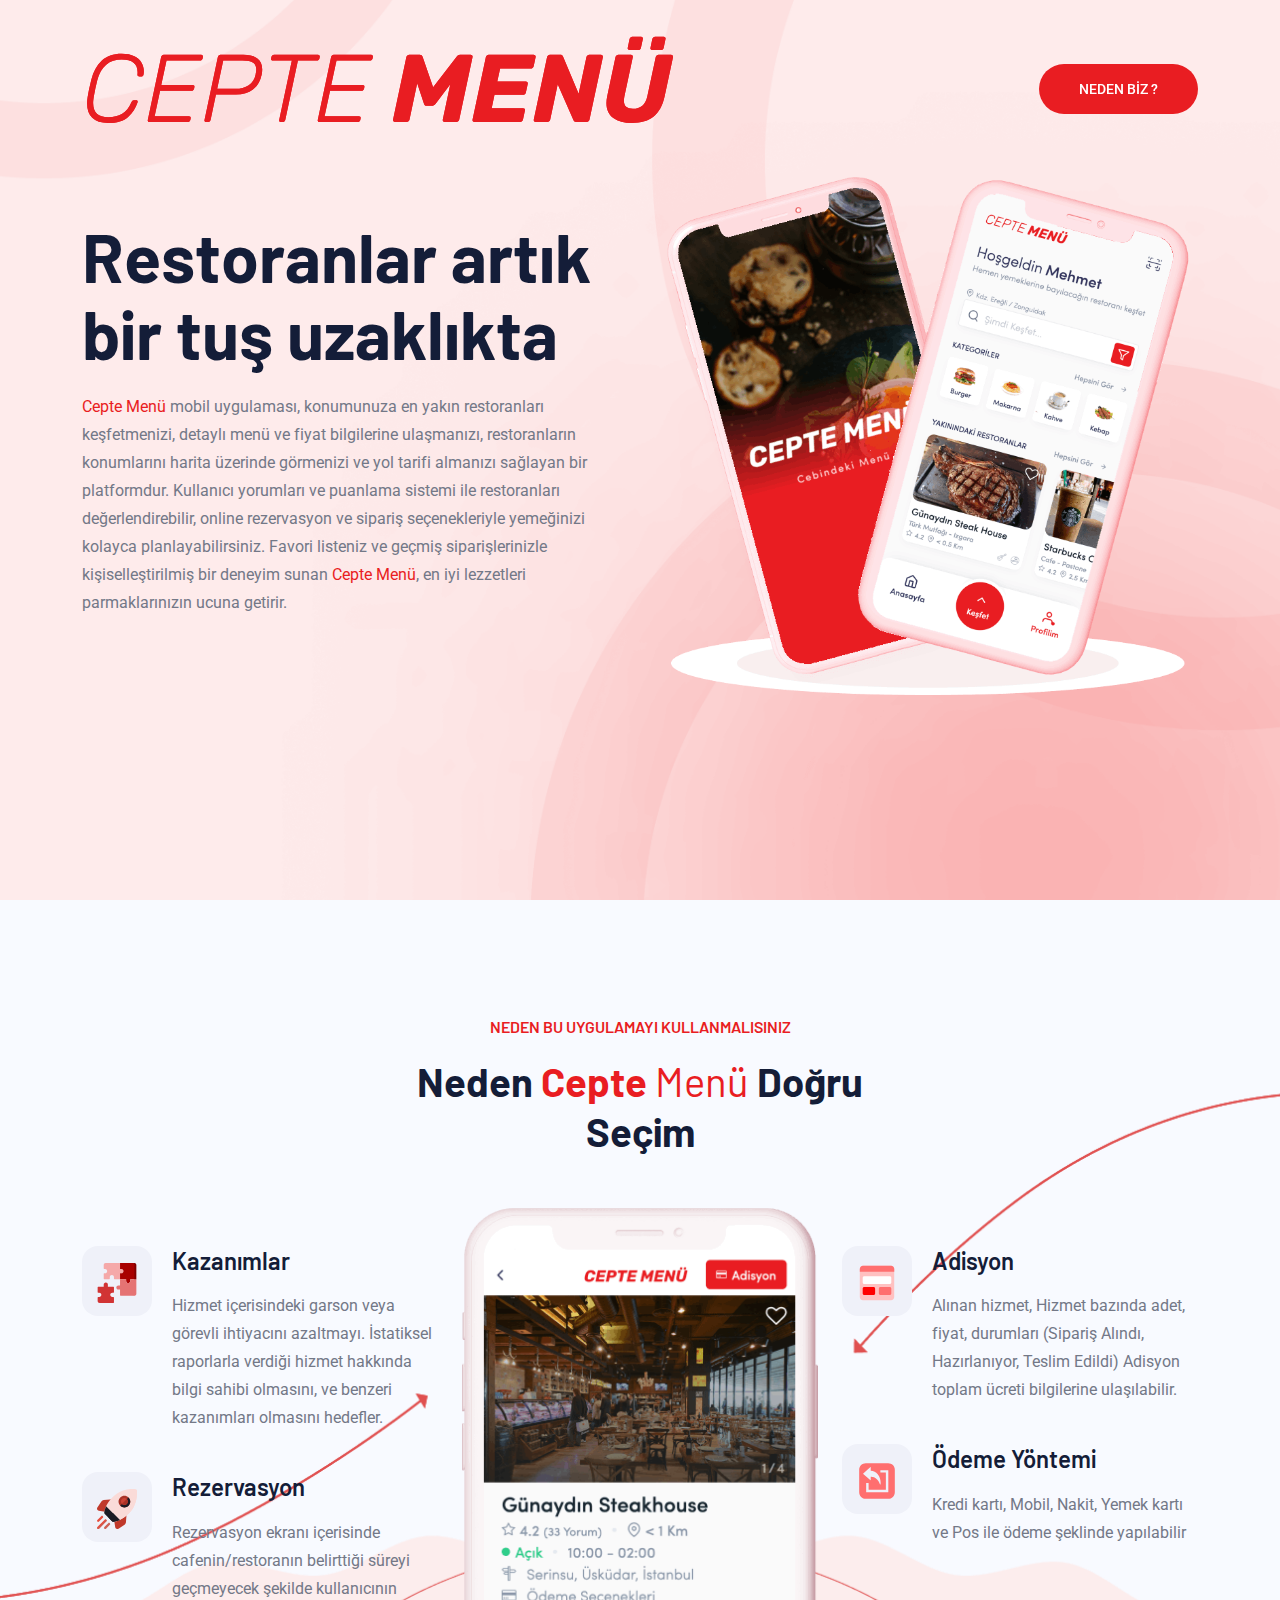
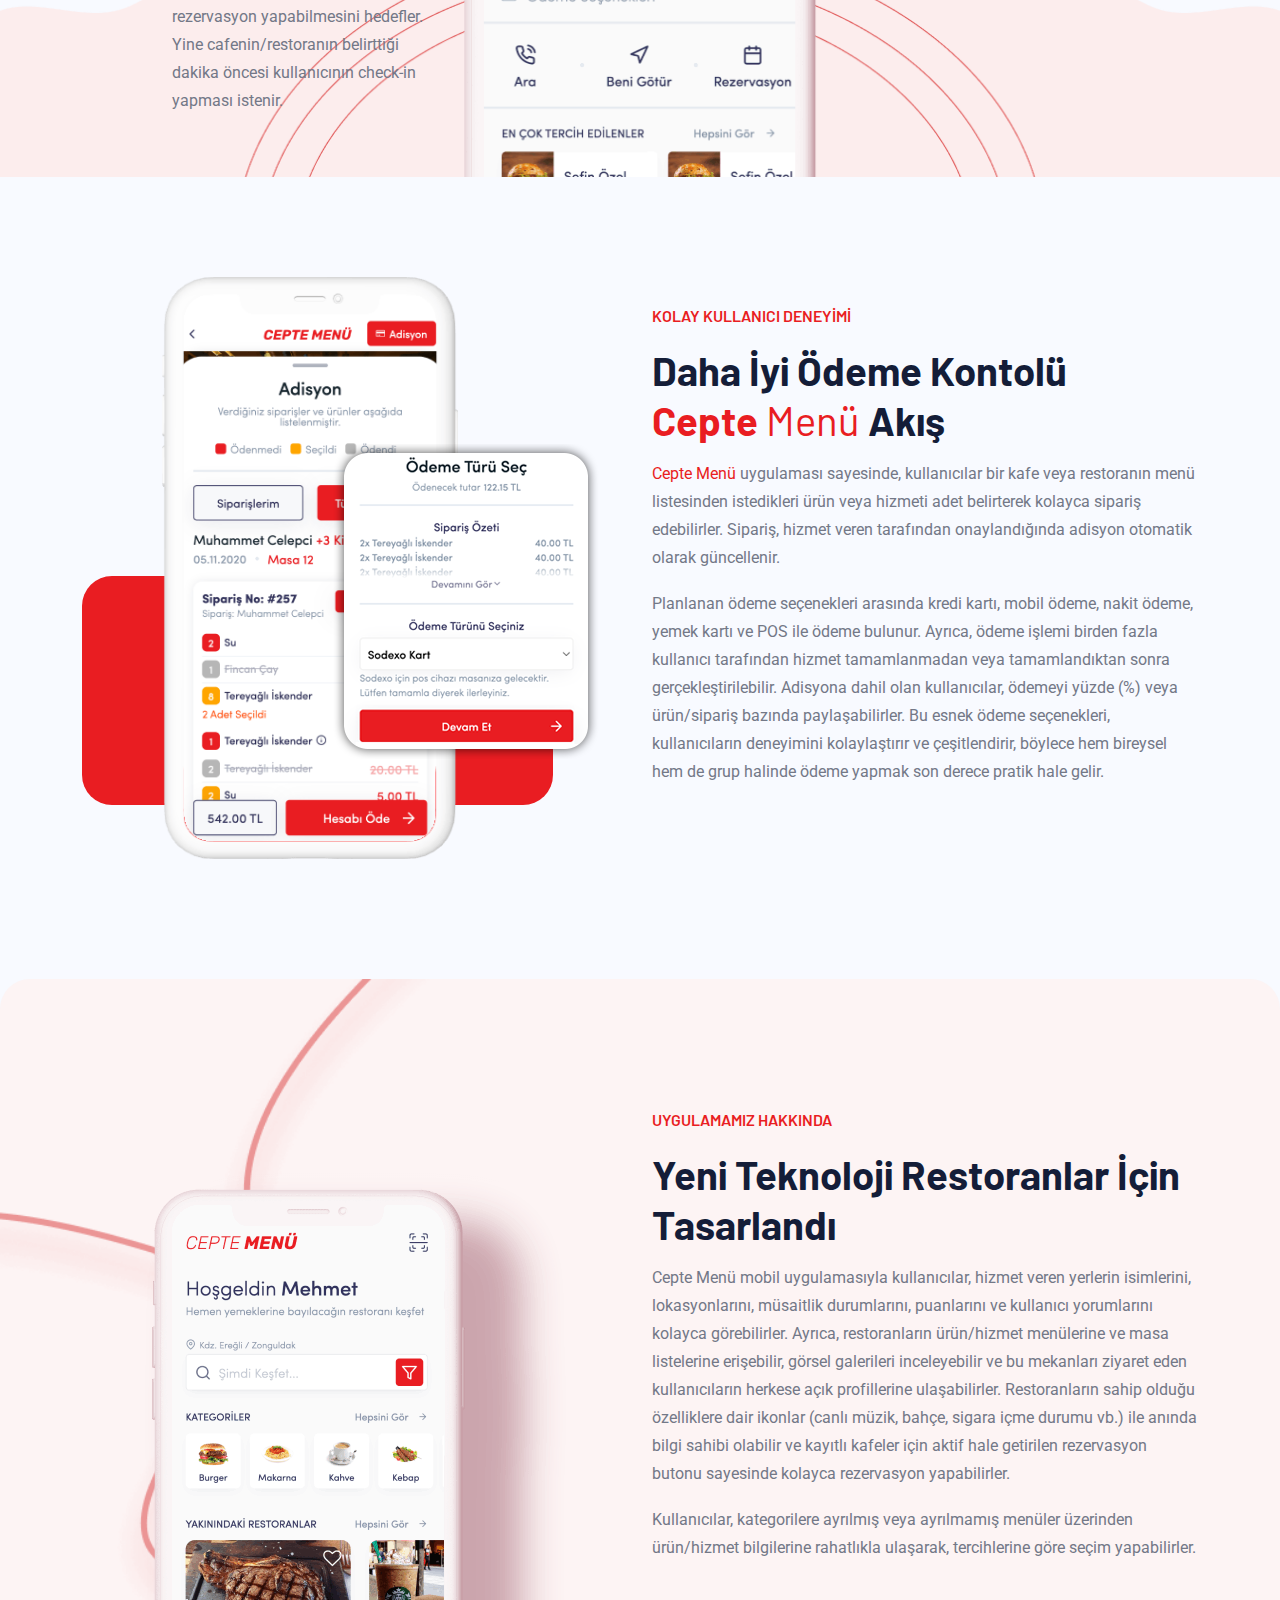
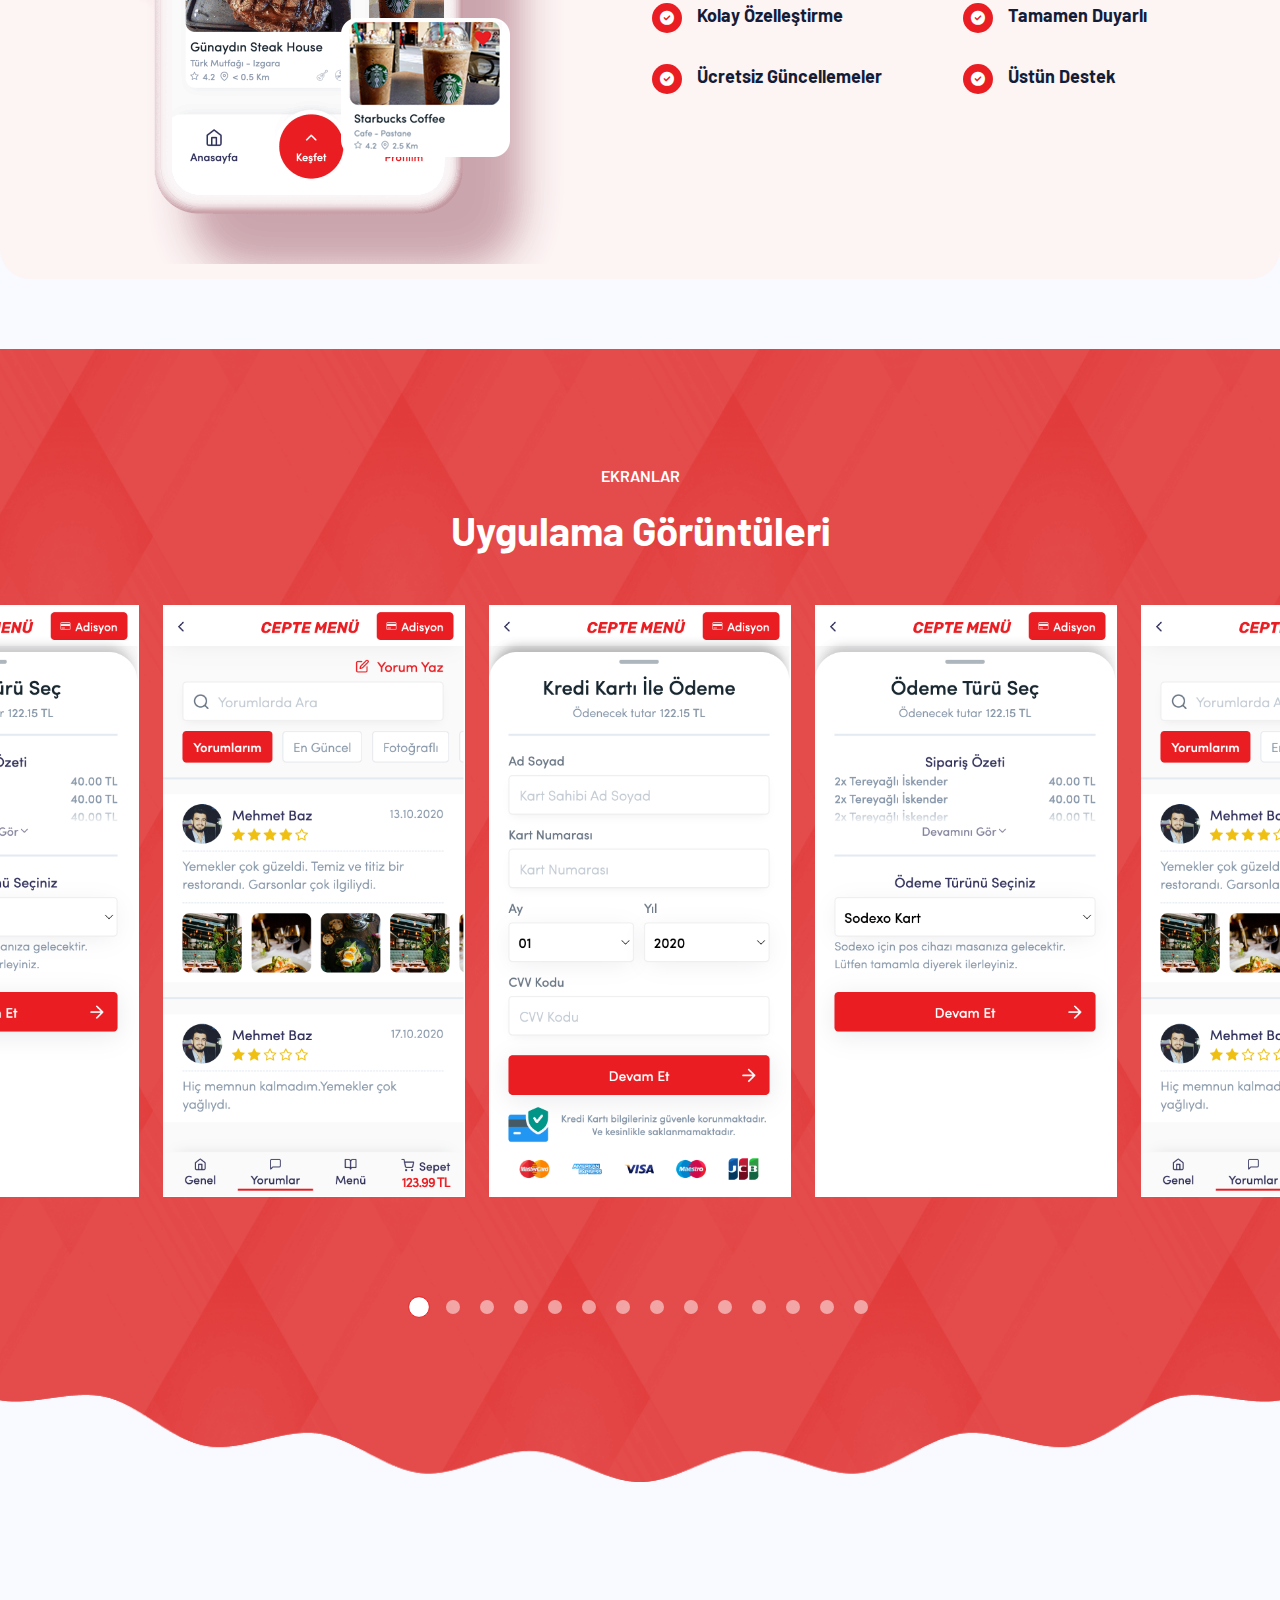
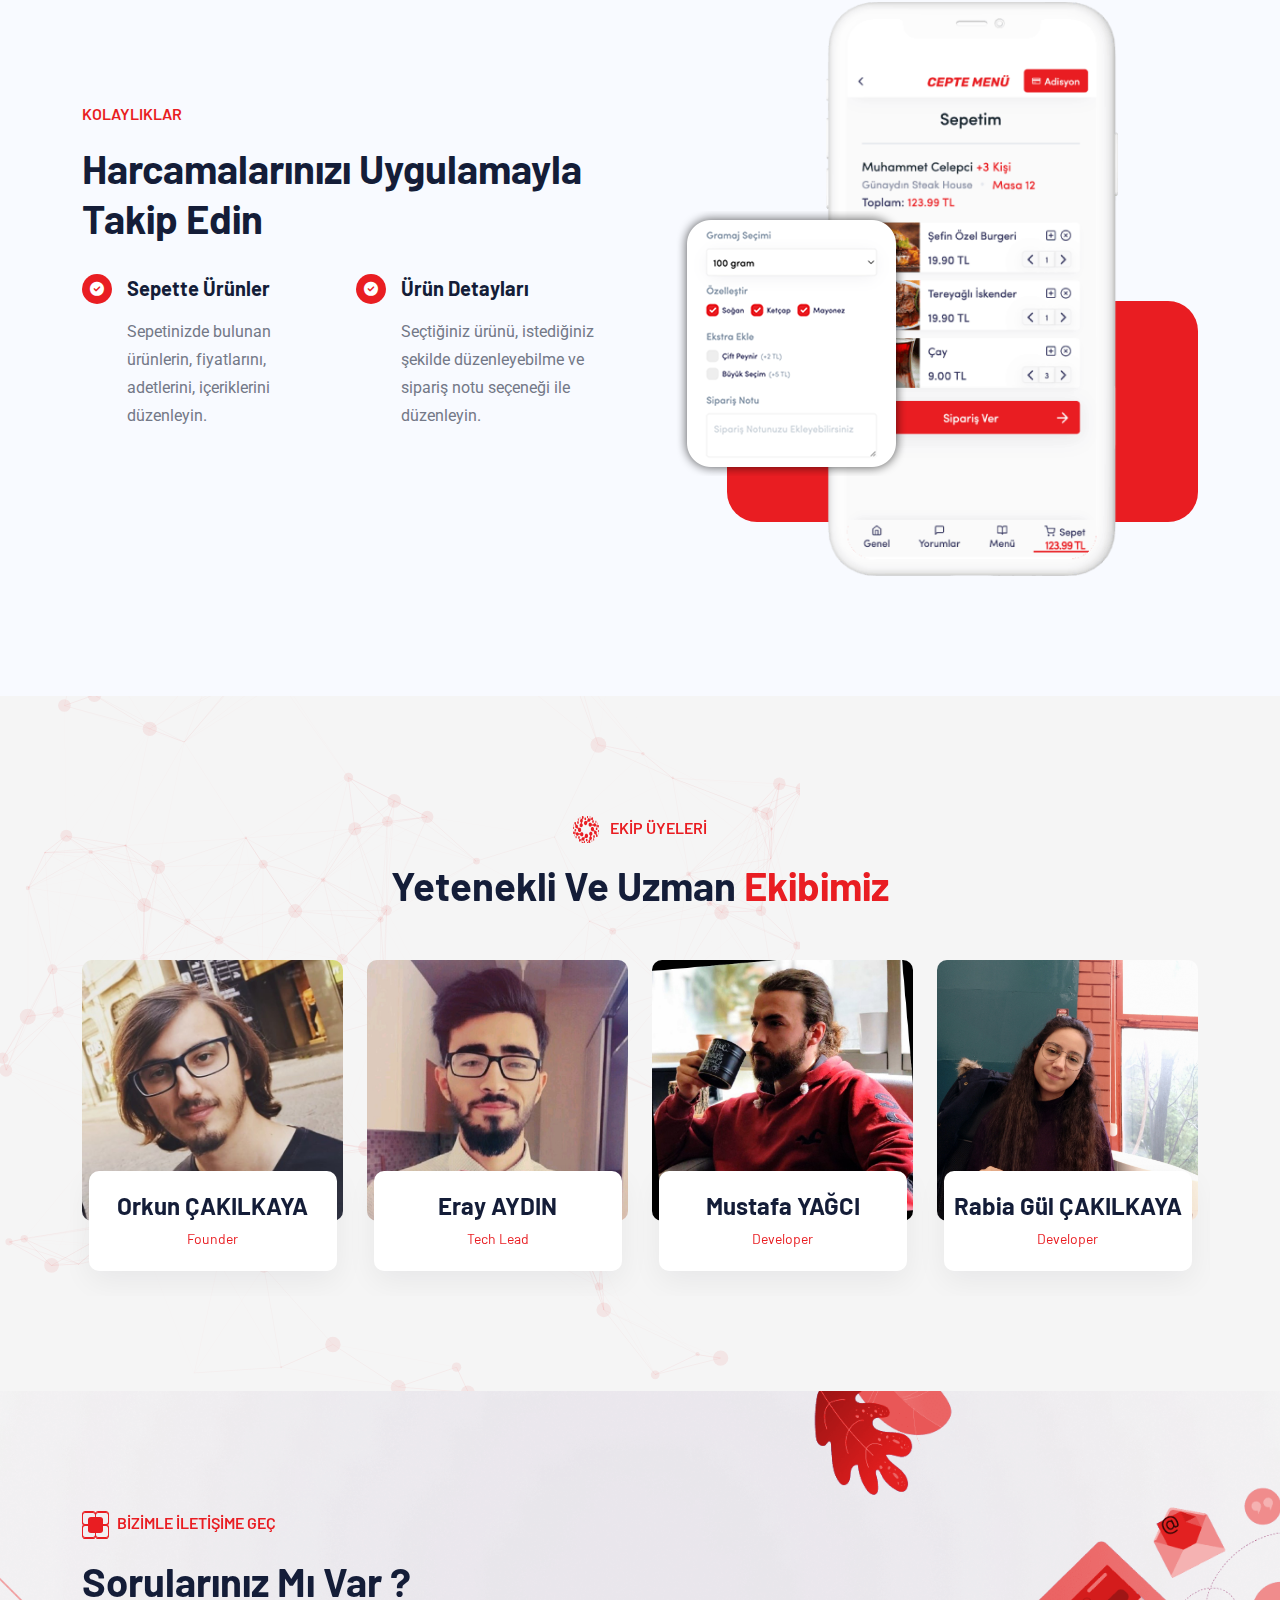
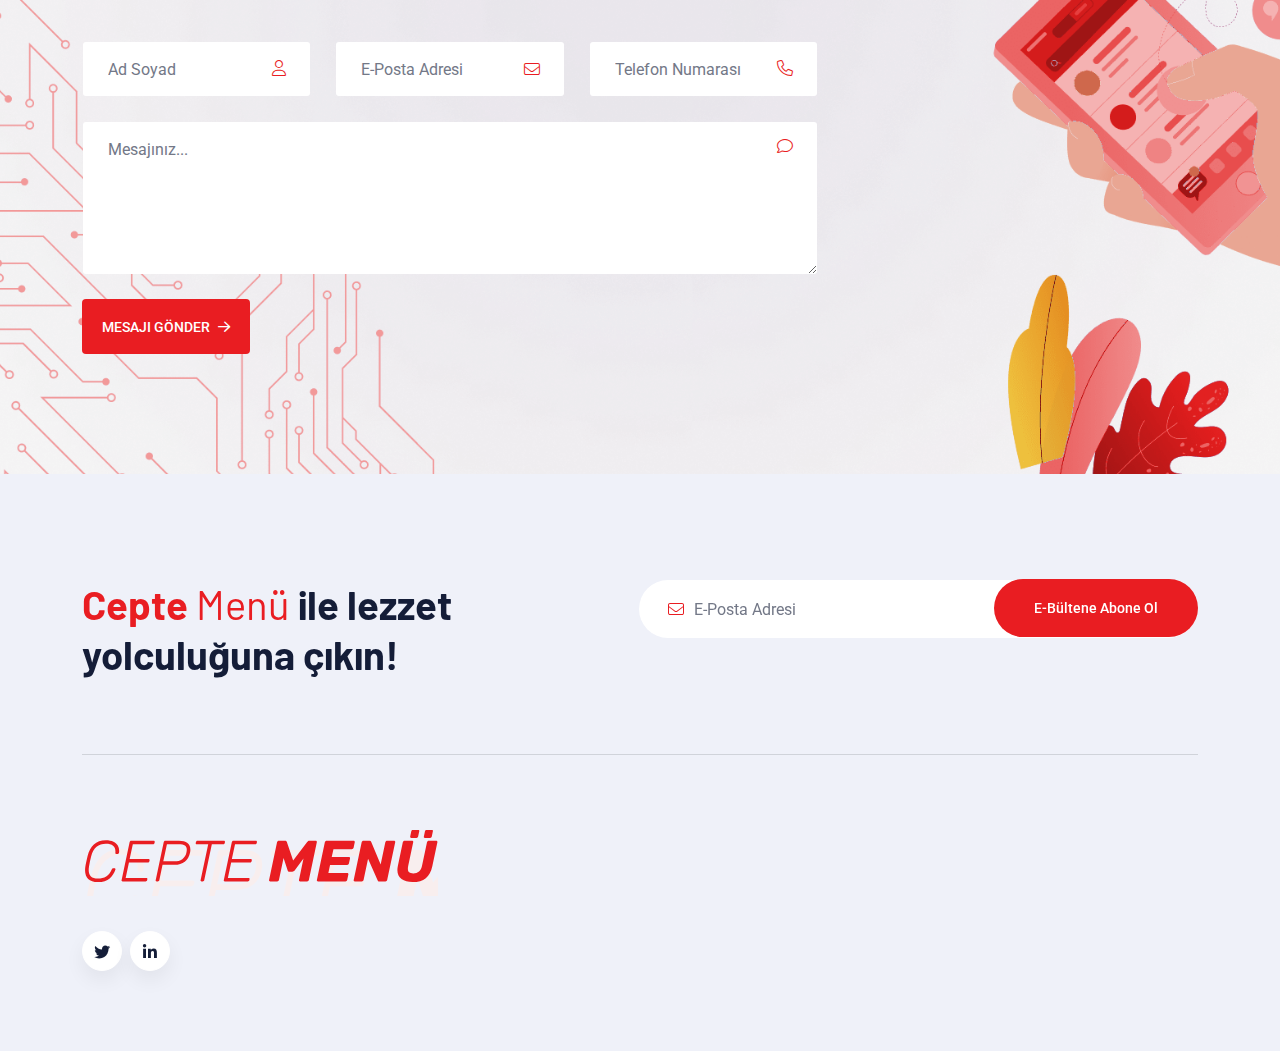
<file: index.html>
<!doctype html>
<html class="no-js" lang="tr">
<head>
    <meta charset="utf-8">
    <meta http-equiv="x-ua-compatible" content="ie=edge">
    <title>Cepte Menü - Restoranlar artık bir tuş uzaklıkta</title>
    <meta name="description" content="Cepte Menü mobil uygulaması, konumunuza en yakın restoranları keşfetmenizi, detaylı menü ve fiyat bilgilerine ulaşmanızı, restoranların konumlarını harita üzerinde görmenizi ve yol tarifi almanızı sağlayan bir platformdur.">
    <meta name="keywords" content="cepte menü, cepte menu, cepte, menu, restorant, restoran, cafe, kafe">
    <meta name="robots" content="INDEX,FOLLOW">

    <meta name="viewport" content="width=device-width, initial-scale=1, shrink-to-fit=no">

    <link rel="apple-touch-icon" sizes="57x57" href="assets/img/favicons/apple-icon-57x57.png">
    <link rel="apple-touch-icon" sizes="60x60" href="assets/img/favicons/apple-icon-60x60.png">
    <link rel="apple-touch-icon" sizes="72x72" href="assets/img/favicons/apple-icon-72x72.png">
    <link rel="apple-touch-icon" sizes="76x76" href="assets/img/favicons/apple-icon-76x76.png">
    <link rel="apple-touch-icon" sizes="114x114" href="assets/img/favicons/apple-icon-114x114.png">
    <link rel="apple-touch-icon" sizes="120x120" href="assets/img/favicons/apple-icon-120x120.png">
    <link rel="apple-touch-icon" sizes="144x144" href="assets/img/favicons/apple-icon-144x144.png">
    <link rel="apple-touch-icon" sizes="152x152" href="assets/img/favicons/apple-icon-152x152.png">
    <link rel="apple-touch-icon" sizes="180x180" href="assets/img/favicons/apple-icon-180x180.png">
    <link rel="icon" type="image/png" sizes="192x192" href="assets/img/favicons/android-icon-192x192.png">
    <link rel="icon" type="image/png" sizes="32x32" href="assets/img/favicons/favicon-32x32.png">
    <link rel="icon" type="image/png" sizes="96x96" href="assets/img/favicons/favicon-96x96.png">
    <link rel="icon" type="image/png" sizes="16x16" href="assets/img/favicons/favicon-16x16.png">
    <link rel="manifest" href="assets/img/favicons/manifest.json">
    <meta name="msapplication-TileColor" content="#ffffff">
    <meta name="msapplication-TileImage" content="assets/img/favicons/ms-icon-144x144.png">
    <meta name="theme-color" content="#ffffff">

    <link rel="preconnect" href="https://fonts.googleapis.com">
    <link rel="preconnect" href="https://fonts.gstatic.com" crossorigin>
    <link href="https://fonts.googleapis.com/css2?family=Barlow:ital,wght@0,300;0,400;0,500;0,600;0,700;0,800;0,900;1,700&family=Roboto:wght@300;400;500;700;900&display=swap" rel="stylesheet">

    <!-- Bootstrap -->
    <link rel="stylesheet" href="assets/css/bootstrap.min.css">
    <!-- Fontawesome Icon -->
    <link rel="stylesheet" href="assets/css/fontawesome.min.css">
    <!-- Magnific Popup -->
    <link rel="stylesheet" href="assets/css/magnific-popup.min.css">
    <!-- Swiper Slider -->
    <link rel="stylesheet" href="assets/css/swiper-bundle.min.css">
    <!-- Theme Custom CSS -->
    <link rel="stylesheet" href="assets/css/style.css">
</head>

<body class="theme-blue">
    <!--[if lte IE 9]>
    <p class="browserupgrade"><strong>Eski</strong> bir tarayıcı kullanıyorsunuz. Güvenliğinizi ve deneyiminizi arttırmak için lütfen <a href="https://browsehappy.com/">tarayıcınızı yükseltin</a>.</p>
    <![endif]-->

<!--==============================
	Header Area
==============================-->
    <header class="th-header header-layout6 onepage-nav">
        <div class="sticky-wrapper">
            <!-- Main Menu Area -->
            <div class="menu-area">
                <div class="container th-container4">
                    <div class="row align-items-center justify-content-between">
                        <div class="col-auto">
                            <div class="header-logo">
                                <a class="icon-masking" href="index.html">
                                    <span data-mask-src="assets/img/logo.svg" class="mask-icon"></span>
                                    <img src="assets/img/logo.svg" alt="Cepte Menu">
                                </a>
                            </div>
                        </div>
                        <div class="col-auto d-xl-block d-none">
                            <div class="header-button">
                                <a href="#features" class="th-btn style-radius scroll-down">NEDEN BİZ ?</a>
                            </div>
                        </div>
                    </div>
                </div>
            </div>
        </div>
    </header>
    <!--==============================
    Hero Area
    ==============================-->
    <div class="th-hero-wrapper hero-8" id="hero">
        <div class="hero-inner">
            <div class="th-hero-bg" data-bg-src="assets/img/hero/hero_bg_8_1_red.png">
            </div>
            <div class="container th-container4">
                <div class="row justify-content-center align-items-center">
                    <div class="col-xxl-5 col-xl-6">
                        <div class="hero-style8">
                            <h1 class="hero-title">Restoranlar artık bir tuş uzaklıkta  </h1>
                            <p class="hero-text"><span class="text-theme">Cepte <span class="fw-normal">Menü</span></span> mobil uygulaması, konumunuza en yakın restoranları keşfetmenizi, detaylı menü ve fiyat bilgilerine ulaşmanızı, restoranların konumlarını harita üzerinde görmenizi ve yol tarifi almanızı sağlayan bir platformdur. Kullanıcı yorumları ve puanlama sistemi ile restoranları değerlendirebilir, online rezervasyon ve sipariş seçenekleriyle yemeğinizi kolayca planlayabilirsiniz. Favori listeniz ve geçmiş siparişlerinizle kişiselleştirilmiş bir deneyim sunan <span class="text-theme">Cepte <span class="fw-normal">Menü</span></span>, en iyi lezzetleri parmaklarınızın ucuna getirir.</p>
                        </div>
                    </div>
                    <div class="col-xxl-7 col-xl-6">
                        <div class="th-hero-thumb">
                            <img src="assets/img/hero/hero_img_8_1_red.png" alt="cepte menu uygulaması örnek ekranları">
                        </div>
                    </div>
                </div>
            </div>
        </div>
    </div>
    <!--======== / Hero Section ========-->
    <!--==============================
    Feature Area
    ==============================-->
    <div class="space-top" id="features">
        <div class="why-sec-4" data-bg-src="assets/img/bg/why_bg_8_red.png">
            <div class="container th-container4">
                <div class="row justify-content-center">
                    <div class="col-xl-5">
                        <div class="title-area text-center">
                            <span class="sub-title">NEDEN BU UYGULAMAYI KULLANMALISINIZ</span>
                            <h2 class="sec-title">Neden <span class="text-theme">Cepte <span class="fw-normal">Menü</span></span> Doğru Seçim</h2>
                        </div>
                    </div>
                </div>
                <div class="row">
                    <div class="col-lg-4">
                        <div class="why-feature-wrap-4-1">
                            <div class="about-feature style3">
                                <div class="about-feature_icon">
                                    <img src="assets/img/icon/why-8-1.svg" alt="yap-boz ikonu">
                                </div>
                                <div class="media-body">
                                    <h3 class="about-feature_title">Kazanımlar</h3>
                                    <p class="about-feature_text">
                                        Hizmet içerisindeki garson veya görevli ihtiyacını azaltmayı.
                                        İstatiksel raporlarla verdiği hizmet hakkında bilgi sahibi olmasını,
                                        ve benzeri kazanımları olmasını hedefler.
                                    </p>
                                </div>
                            </div>
                            <div class="about-feature style3">
                                <div class="about-feature_icon">
                                    <img src="assets/img/icon/why-8-2.svg" alt="roket ikonu">
                                </div>
                                <div class="media-body">
                                    <h3 class="about-feature_title">Rezervasyon</h3>
                                    <p class="about-feature_text">
                                        Rezervasyon ekranı içerisinde cafenin/restoranın belirttiği süreyi geçmeyecek şekilde kullanıcının rezervasyon yapabilmesini hedefler.
                                        Yine cafenin/restoranın belirttiği dakika öncesi kullanıcının check-in yapması istenir.</p>
                                </div>
                            </div>
                        </div>
                    </div>
                    <div class="col-lg-4 order-lg-3">
                        <div class="why-feature-wrap-4-2">
                            <div class="about-feature style3">
                                <div class="about-feature_icon">
                                    <img src="assets/img/icon/why-8-3.svg" alt="arayüz ikonu">
                                </div>
                                <div class="media-body">
                                    <h3 class="about-feature_title">Adisyon</h3>
                                    <p class="about-feature_text">
                                        Alınan hizmet, Hizmet bazında adet, fiyat,
                                        durumları (Sipariş Alındı, Hazırlanıyor, Teslim Edildi)
                                        Adisyon toplam ücreti
                                        bilgilerine ulaşılabilir.
                                    </p>
                                </div>
                            </div>
                            <div class="about-feature style3">
                                <div class="about-feature_icon">
                                    <img src="assets/img/icon/why-8-4.svg" alt="ödeme ikonu">
                                </div>
                                <div class="media-body">
                                    <h3 class="about-feature_title">Ödeme Yöntemi</h3>
                                    <p class="about-feature_text">
                                        Kredi kartı, Mobil, Nakit, Yemek kartı ve
                                        Pos ile ödeme şeklinde yapılabilir
                                    </p>
                                </div>
                            </div>
                        </div>
                    </div>
                    <div class="col-lg-4 order-lg-2">
                        <div class="why-thumb-4">
                            <img src="assets/img/normal/why_8_1.png" alt="cepte menü, hizmet veren detay ekranı görüntüsü">
                        </div>
                    </div>
                </div>
            </div>
        </div>
    </div>
    <!--==============================
    Preview Area 1
    ==============================-->
    <section class="space-bottom" style="margin-top: 100px">
        <div class="container th-container4">
            <div class="row gy-40 align-items-center">
                <div class="col-lg-6">
                    <div class="img-box12">
                        <div class="img1">
                            <img src="assets/img/normal/download-8-2.png" alt="cepte menü uygulaması adisyon ekranı görüntüsü">
                        </div>
                        <div class="img2 jump" style="z-index: 200">
                            <img src="assets/img/normal/download-8-2.1.png" alt="ödeme türü seçim kutucuğu">
                        </div>
                    </div>
                </div>
                <div class="col-lg-6">
                    <div class="title-area mb-40">
                        <span class="sub-title">Kolay Kullanıcı Deneyimi</span>
                        <h2 class="sec-title">Daha İyi Ödeme Kontolü <br class="d-xl-block d-none"> <span class="text-theme">Cepte <span class="fw-normal">Menü</span></span> Akış</h2>
                        <p><span class="text-theme">Cepte <span class="fw-normal">Menü</span></span> uygulaması sayesinde, kullanıcılar bir kafe veya restoranın menü listesinden istedikleri ürün veya hizmeti adet belirterek kolayca sipariş edebilirler. Sipariş, hizmet veren tarafından onaylandığında adisyon otomatik olarak güncellenir.</p>
                        <p>Planlanan ödeme seçenekleri arasında kredi kartı, mobil ödeme, nakit ödeme, yemek kartı ve POS ile ödeme bulunur. Ayrıca, ödeme işlemi birden fazla kullanıcı tarafından hizmet tamamlanmadan veya tamamlandıktan sonra gerçekleştirilebilir. Adisyona dahil olan kullanıcılar, ödemeyi yüzde (%) veya ürün/sipariş bazında paylaşabilirler. Bu esnek ödeme seçenekleri, kullanıcıların deneyimini kolaylaştırır ve çeşitlendirir, böylece hem bireysel hem de grup halinde ödeme yapmak son derece pratik hale gelir.</p>
                    </div>
                </div>

            </div>
        </div>
    </section>
    <!--==============================
    About Area
    ==============================-->
    <div class="about-sec-8 overflow-hidden th-radius3 " data-bg-src="assets/img/bg/about_bg_8_1_red.png" id="about-sec">
        <div class="container th-container4">
            <div class="row justify-content-between flex-row-reverse">
                <div class="col-xl-6">
                    <div class="space">
                        <div class="title-area mb-40">
                            <span class="sub-title">Uygulamamız Hakkında</span>
                            <h2 class="sec-title">Yeni teknoloji <br class="d-xxl-block d-none"> restoranlar İçin tasarlandı</h2>
                            <p>Cepte Menü mobil uygulamasıyla kullanıcılar, hizmet veren yerlerin isimlerini, lokasyonlarını, müsaitlik durumlarını, puanlarını ve kullanıcı yorumlarını kolayca görebilirler. Ayrıca, restoranların ürün/hizmet menülerine ve masa listelerine erişebilir, görsel galerileri inceleyebilir ve bu mekanları ziyaret eden kullanıcıların herkese açık profillerine ulaşabilirler. Restoranların sahip olduğu özelliklere dair ikonlar (canlı müzik, bahçe, sigara içme durumu vb.) ile anında bilgi sahibi olabilir ve kayıtlı kafeler için aktif hale getirilen rezervasyon butonu sayesinde kolayca rezervasyon yapabilirler.</p>
                            <p> Kullanıcılar, kategorilere ayrılmış veya ayrılmamış menüler üzerinden ürün/hizmet bilgilerine rahatlıkla ulaşarak, tercihlerine göre seçim yapabilirler.</p>
                        </div>
                        <div class="two-column mb-50 list-center ms-0">
                            <div class="checklist style6">
                                <ul>
                                    <li><i class="fas fa-check-circle"></i> Kolay Özelleştirme</li>
                                    <li><i class="fas fa-check-circle"></i> Ücretsiz Güncellemeler</li>
                                </ul>
                            </div>
                            <div class="checklist style6">
                                <ul>
                                    <li><i class="fas fa-check-circle"></i> Tamamen Duyarlı</li>
                                    <li><i class="fas fa-check-circle"></i> Üstün Destek</li>
                                </ul>
                            </div>
                        </div>
                    </div>
                </div>
                <div class="col-xl-6 align-self-end">
                    <div class="img-box10 text-center mb-xl-0 mt-xl-0 mt-n4">
                        <div class="img1">
                            <img src="assets/img/normal/about_8_1.png" alt="cepte menü uygulaması ana ekran görüntüsü">
                            <div class="img2 jump">
                                <img src="assets/img/normal/about_8_2.png" alt="Starbucks Coffee hizmet veren bilgi kutucuğu">
                            </div>
                        </div>
                    </div>
                </div>
            </div>
        </div>
    </div>
    <!--==============================
    Brand Area
    ==============================-->
    <div class="screenshot-sec-1 overflow-hidden space-top" data-bg-src="assets/img/bg/screenshot_bg_8_red.png" id="project-sec">
        <div class="container th-container4">
            <div class="title-area text-center">
                <span class="sub-title text-white">Ekranlar</span>
                <h2 class="sec-title text-white">Uygulama Görüntüleri</h2>
            </div>
        </div>
        <div class="container-fluid p-0">
            <div class="slider-area text-center">
                <div class="swiper th-slider screen-slider1" id="screenSlider1" data-slider-options='{"breakpoints":{"0":{"slidesPerView":1},"576":{"slidesPerView":"2","centeredSlides":"true"},"768":{"slidesPerView":"4","centeredSlides":"true"},"992":{"slidesPerView":"4","centeredSlides":"true"},"1200":{"slidesPerView":"4","centeredSlides":"true"},"1400":{"slidesPerView":"6","centeredSlides":"true"}}}'>
                    <div class="swiper-wrapper">
                        <div class="swiper-slide">
                            <a href="#" class="screetshot-thumb">
                                <img src="assets/img/normal/screenshot-slider_8_1.png" alt="cepte menü uygulaması, kredi kartı ile ödeme ekranı">
                            </a>
                        </div>
                        <div class="swiper-slide">
                            <a href="#" class="screetshot-thumb">
                                <img src="assets/img/normal/screenshot-slider_8_2.png" alt="cepte menü uygulaması, ödeme türü seçim ekranı">
                            </a>
                        </div>
                        <div class="swiper-slide">
                            <a href="#" class="screetshot-thumb">
                                <img src="assets/img/normal/screenshot-slider_8_3.png" alt="cepte menü uygulaması, yorumlar ekranı">
                            </a>
                        </div>
                        <div class="swiper-slide">
                            <a href="#" class="screetshot-thumb">
                                <img src="assets/img/normal/screenshot-slider_8_4.png" alt="cepte menü uygulaması, sepetim ekranı">
                            </a>
                        </div>
                        <div class="swiper-slide">
                            <a href="#" class="screetshot-thumb">
                                <img src="assets/img/normal/screenshot-slider_8_5.png" alt="cepte menü uygulaması, ürün seçim onaylama ekranı">
                            </a>
                        </div>
                        <div class="swiper-slide">
                            <a href="#" class="screetshot-thumb">
                                <img src="assets/img/normal/screenshot-slider_8_6.png" alt="cepte menü uygulaması, hizmet veren menü ekranı">
                            </a>
                        </div>
                        <div class="swiper-slide">
                            <a href="#" class="screetshot-thumb">
                                <img src="assets/img/normal/screenshot-slider_8_7.png" alt="cepte menü uygulaması, adisyon ekranı">
                            </a>
                        </div>
                        <div class="swiper-slide">
                            <a href="#" class="screetshot-thumb">
                                <img src="assets/img/normal/screenshot-slider_8_8.png" alt="cepte menü uygulaması, favori restoranlar ekranı">
                            </a>
                        </div>
                        <div class="swiper-slide">
                            <a href="#" class="screetshot-thumb">
                                <img src="assets/img/normal/screenshot-slider_8_9.png" alt="cepte menü uygulaması, hesabım ekranı">
                            </a>
                        </div>
                        <div class="swiper-slide">
                            <a href="#" class="screetshot-thumb">
                                <img src="assets/img/normal/screenshot-slider_8_10.png" alt="cepte menü uygulaması, arama sonuçları ekranı">
                            </a>
                        </div>
                        <div class="swiper-slide">
                            <a href="#" class="screetshot-thumb">
                                <img src="assets/img/normal/screenshot-slider_8_11.png" alt="cepte menü uygulaması, qr kod ekranı">
                            </a>
                        </div>
                        <div class="swiper-slide">
                            <a href="#" class="screetshot-thumb">
                                <img src="assets/img/normal/screenshot-slider_8_1.png" alt="cepte menü uygulaması, kredi kartı ile ödeme ekranı">
                            </a>
                        </div>
                        <div class="swiper-slide">
                            <a href="#" class="screetshot-thumb">
                                <img src="assets/img/normal/screenshot-slider_8_2.png" alt="cepte menü uygulaması, ödeme türü seçim ekranı">
                            </a>
                        </div>
                        <div class="swiper-slide">
                            <a href="#" class="screetshot-thumb">
                                <img src="assets/img/normal/screenshot-slider_8_3.png" alt="cepte menü uygulaması, yorumlar ekranı">
                            </a>
                        </div>
                    </div>
                    <div class="slider-pagination">`</div>
                </div>
            </div>
        </div>
    </div>
    <!--==============================
    Download Area 1
    ==============================-->
    <section class="space">
        <div class="container th-container4">
            <div class="row gy-40 align-items-center flex-row-reverse">
                <div class="col-lg-6 text-lg-end">
                    <div class="img-box11">
                        <div class="img1">
                            <img src="assets/img/normal/download-8-1.png" alt="cepte menü uygulaması sepetim ekranı">
                        </div>
                        <div class="img2 jump">
                            <img src="assets/img/normal/download-8-1.1.png" alt="cepte menü uygulamasında yer alan ürün ekleme kutucuğu">
                        </div>
                    </div>
                </div>
                <div class="col-lg-6">
                    <div class="title-area">
                        <span class="sub-title">Kolaylıklar</span>
                        <h2 class="sec-title">Harcamalarınızı Uygulamayla <br class="d-xl-block d-none"> Takip Edin</h2>
                        <p></p>
                        <div class="two-column mb-50 mt-30">
                            <div class="checklist style6">
                                <ul>
                                    <li>
                                        <i class="fas fa-check-circle"></i>
                                        <div class="details">
                                            <h6>Sepette Ürünler</h6>
                                            <p class="mb-n2">Sepetinizde bulunan ürünlerin, fiyatlarını, adetlerini, içeriklerini düzenleyin.</p>
                                        </div>
                                    </li>
                                </ul>
                            </div>
                            <div class="checklist style6">
                                <ul>
                                    <li>
                                        <i class="fas fa-check-circle"></i>
                                        <div class="details">
                                            <h6>Ürün Detayları</h6>
                                            <p class="mb-n2">Seçtiğiniz ürünü, istediğiniz şekilde düzenleyebilme ve sipariş notu seçeneği ile düzenleyin. </p>
                                        </div>
                                    </li>
                                </ul>
                            </div>
                        </div>
                    </div>
                </div>

            </div>
        </div>
    </section>
    <!--==============================
    Team Area
    ==============================-->
    <section class="team-sec space">
        <div class="container z-index-common">
            <div class="title-area text-center">
                <span class="sub-title">
                    <div class="icon-masking me-2">
                        <span class="mask-icon" data-mask-src="assets/img/theme-img/title_shape_1.svg"></span>
                        <img src="assets/img/theme-img/title_shape_1.svg" alt="ekip ikonu">
                    </div>
                    EKİP ÜYELERİ
                </span>
                <h2 class="sec-title">Yetenekli Ve Uzman <span class="text-theme">Ekibimiz</span></h2>
            </div>

            <div class="slider-area">
                <div class="swiper th-slider has-shadow" id="teamSlider2" data-slider-options='{"loop":true,"breakpoints":{"0":{"slidesPerView":1},"576":{"slidesPerView":"1"},"768":{"slidesPerView":"2"},"992":{"slidesPerView":"3"},"1200":{"slidesPerView":"4"}}}'>
                    <div class="swiper-wrapper">
                        <!-- Single Item -->
                        <div class="swiper-slide">
                            <div class="th-team team-card">
                                <div class="team-img">
                                    <img src="assets/img/team/orkun-cakilkaya.jpeg" alt="Orkun Çakılkaya'nın fotoğrafı">
                                </div>
                                <div class="team-content">
                                    <div class="box-particle" id="team-p1"></div>
                                    <div class="team-social">
                                        <a target="_blank" href="https://linkedin.com/in/orkuncakilkaya/"><i class="fab fa-linkedin-in"></i></a>
                                    </div>
                                    <h3 class="box-title"><a href="#">Orkun ÇAKILKAYA</a></h3>
                                    <span class="team-desig">Founder</span>
                                </div>
                            </div>
                        </div>

                        <!-- Single Item -->
                        <div class="swiper-slide">
                            <div class="th-team team-card">
                                <div class="team-img">
                                    <img src="assets/img/team/eray-aydin.jpeg" alt="Eray Aydın'ın fotoğrafı">
                                </div>
                                <div class="team-content">
                                    <div class="box-particle" id="team-p2"></div>
                                    <div class="team-social">
                                        <a target="_blank" href="https://linkedin.com/in/eray-aydin/"><i class="fab fa-linkedin-in"></i></a>
                                    </div>
                                    <h3 class="box-title"><a href="#">Eray AYDIN</a></h3>
                                    <span class="team-desig">Tech Lead</span>
                                </div>
                            </div>
                        </div>

                        <!-- Single Item -->
                        <div class="swiper-slide">
                            <div class="th-team team-card">
                                <div class="team-img">
                                    <img src="assets/img/team/mustafa-yagci.jpeg" alt="Mustafa Yağcı'nın fotoğrafı">
                                </div>
                                <div class="team-content">
                                    <div class="box-particle" id="team-p3"></div>
                                    <div class="team-social">
                                        <a target="_blank" href="https://linkedin.com/in/mstfygci/"><i class="fab fa-linkedin-in"></i></a>
                                    </div>
                                    <h3 class="box-title"><a href="#">Mustafa YAĞCI</a></h3>
                                    <span class="team-desig">Developer</span>
                                </div>
                            </div>
                        </div>

                        <!-- Single Item -->
                        <div class="swiper-slide">
                            <div class="th-team team-card">
                                <div class="team-img">
                                    <img src="assets/img/team/rabiagulcakilkaya.jpg" alt="Rabia Gül Çakılkaya'nın Fotoğrafı">
                                </div>
                                <div class="team-content">
                                    <div class="box-particle" id="team-p4"></div>
                                    <div class="team-social">
                                        <a target="_blank" href="https://linkedin.com/in/rabiagulbarug/"><i class="fab fa-linkedin-in"></i></a>
                                    </div>
                                    <h3 class="box-title"><a href="#">Rabia Gül ÇAKILKAYA</a></h3>
                                    <span class="team-desig">Developer</span>
                                </div>
                            </div>
                        </div>

                        <!-- Single Item -->
                        <div class="swiper-slide">
                            <div class="th-team team-card">
                                <div class="team-img">
                                    <img src="assets/img/team/emre-ucar.jpeg" alt="Emre Uçar'ın fotoğrafı">
                                </div>
                                <div class="team-content">
                                    <div class="box-particle" id="team-p5"></div>
                                    <div class="team-social">
                                        <a target="_blank" href="https://linkedin.com/in/sebonya/"><i class="fab fa-linkedin-in"></i></a>
                                    </div>
                                    <h3 class="box-title"><a href="#">Sevban Emre UÇAR</a></h3>
                                    <span class="team-desig">Graphic Designer</span>
                                </div>
                            </div>
                        </div>
                    </div>
                </div>
                <button data-slider-prev="#teamSlider2" class="slider-arrow style3 slider-prev"><i class="far fa-arrow-left"></i></button>
                <button data-slider-next="#teamSlider2" class="slider-arrow style3 slider-next"><i class="far fa-arrow-right"></i></button>
            </div>
        </div>
        <div class="shape-mockup" data-bottom="0" data-left="0">
            <div class="particle-2" id="particle-2"></div>
        </div>
    </section>
    <!--==============================
    Contact Area
    ==============================-->
    <div class="bg-smoke space" data-bg-src="assets/img/bg/contact_bg_1_red.png" id="contact-sec">
        <div class="container">
            <div class="row">
                <div class="col-xl-8">
                    <div class="title-area mb-35 text-xl-start text-center">
                        <span class="sub-title">
                            <div class="icon-masking me-2">
                                <span class="mask-icon" data-mask-src="assets/img/theme-img/title_shape_2.svg"></span>
                                <img src="assets/img/theme-img/title_shape_2.svg" alt="iletişim ikonu">
                            </div>Bizimle İletişime Geç
                        </span>
                        <h2 class="sec-title">Sorularınız mı var ?</h2>
                        <p class="sec-text"></p>
                    </div>
                    <form action="https://api.web3forms.com/submit" method="POST" id="contactForm" class="contact-form ajax-contact">
                        <input type="hidden" name="access_key" value="5c939ab2-00b5-45e4-a9b9-b2a790aca5f1">
                        <input type="checkbox" name="botcheck" id="" style="display: none;" />
                        <div class="row">
                            <div class="form-group col-md-4">
                                <input type="text" class="form-control" name="name" id="name" placeholder="Ad Soyad">
                                <i class="fal fa-user"></i>
                            </div>
                            <div class="form-group col-md-4">
                                <input type="email" class="form-control" name="email" id="email" placeholder="E-Posta Adresi">
                                <i class="fal fa-envelope"></i>
                            </div>
                            <div class="form-group col-md-4">
                                <input type="tel" class="form-control" name="phone" id="number" placeholder="Telefon Numarası">
                                <i class="fal fa-phone"></i>
                            </div>
                            <div class="form-group col-12">
                                <textarea name="message" id="message" cols="30" rows="3" class="form-control" placeholder="Mesajınız..."></textarea>
                                <i class="fal fa-comment"></i>
                            </div>
                            <div class="form-btn text-xl-start text-center col-12">
                                <button type="submit" class="th-btn">Mesajı Gönder<i class="fa-regular fa-arrow-right ms-2"></i></button>
                            </div>
                        </div>
                        <p class="form-messages mb-0 mt-3">

                        </p>
                    </form>
                </div>
            </div>
        </div>
    </div>
    <!--==============================
    Footer Area
    ==============================-->
    <footer class="footer-wrapper footer-layout7">
        <div class="container th-container4">
            <div class="footer-top">
                <div class="row gx-0 align-items-center">
                    <div class="col-xl">
                        <div class="footer-newsletter">
                            <div class="footer-newsletter-content">
                                <h2 class="newsletter-title"><span class="text-theme">Cepte <span class="fw-normal">Menü</span></span> ile lezzet yolculuğuna çıkın!</h2>
                            </div>
                            <form action="https://app.us17.list-manage.com/subscribe/post?u=a558592d20e8e6bf4bada4845&amp;id=2cb1322971&amp;f_id=00df75e0f0" method="post" class="newsletter-form">
                                <i class="fa-sharp fa-light fa-envelope"></i>
                                <input class="form-control" type="email" name="EMAIL" placeholder="E-Posta Adresi" required="">
                                <div aria-hidden="true" style="position: absolute; left: -5000px;">
                                    <input type="text" name="b_a558592d20e8e6bf4bada4845_2cb1322971" tabindex="-1" value="">
                                </div>
                                <button type="submit" name="subscribe" value="Subscribe" class="th-btn">E-Bültene Abone Ol</button>
                            </form>
                        </div>
                    </div>
                </div>
            </div>
            <div class="widget-area">
                <div class="row justify-content-between">
                    <div class="col-md-6 col-xxl-3 col-xl-4">
                        <div class="widget footer-widget">
                            <div class="th-widget-about">
                                <div class="about-logo">
                                    <a class="icon-masking" href="index.html"><span data-mask-src="assets/img/logo.svg" class="mask-icon"></span><img src="assets/img/logo.svg" alt="Cepte Menü logosu"></a>
                                </div>
                                <div class="th-social">
                                    <a href="https://www.twitter.com/ceptemenuapp"><i class="fab fa-twitter"></i></a>
                                    <a href="https://www.linkedin.com/company/ceptemenu"><i class="fab fa-linkedin-in"></i></a>
                                </div>
                            </div>
                        </div>
                    </div>
                </div>
            </div>
        </div>
    </footer>

    <!-- Scroll To Top -->
    <div class="scroll-top">
        <svg class="progress-circle svg-content" width="100%" height="100%" viewBox="-1 -1 102 102">
            <path d="M50,1 a49,49 0 0,1 0,98 a49,49 0 0,1 0,-98" style="transition: stroke-dashoffset 10ms linear 0s; stroke-dasharray: 307.919, 307.919; stroke-dashoffset: 307.919;"></path>
        </svg>
    </div>

    <!-- Jquery -->
    <script src="assets/js/vendor/jquery-3.7.1.min.js"></script>
    <!-- Swiper Slider -->
    <script src="assets/js/swiper-bundle.min.js"></script>
    <!-- Bootstrap -->
    <script src="assets/js/bootstrap.min.js"></script>
    <!-- Magnific Popup -->
    <script src="assets/js/jquery.magnific-popup.min.js"></script>
    <!-- Counter Up -->
    <script src="assets/js/jquery.counterup.min.js"></script>
    <!-- Circle Progress -->
    <script src="assets/js/circle-progress.js"></script>
    <!-- Range Slider -->
    <script src="assets/js/jquery-ui.min.js"></script>
    <!-- Isotope Filter -->
    <script src="assets/js/imagesloaded.pkgd.min.js"></script>
    <script src="assets/js/isotope.pkgd.min.js"></script>
    <!-- Tilt JS -->
    <script src="assets/js/tilt.jquery.min.js"></script>
    <!-- gsap -->
    <script src="assets/js/gsap.min.js"></script>
    <!-- ScrollTrigger -->
    <script src="assets/js/ScrollTrigger.min.js"></script>
    <script src="assets/js/smooth-scroll.js"></script>
    <!-- Particles JS -->
    <script src="assets/js/particles.min.js"></script>
    <script src="assets/js/particles-config.js"></script>
    <!-- Main Js File -->
    <script src="assets/js/main.js"></script>
</body>
</html>
</file>
